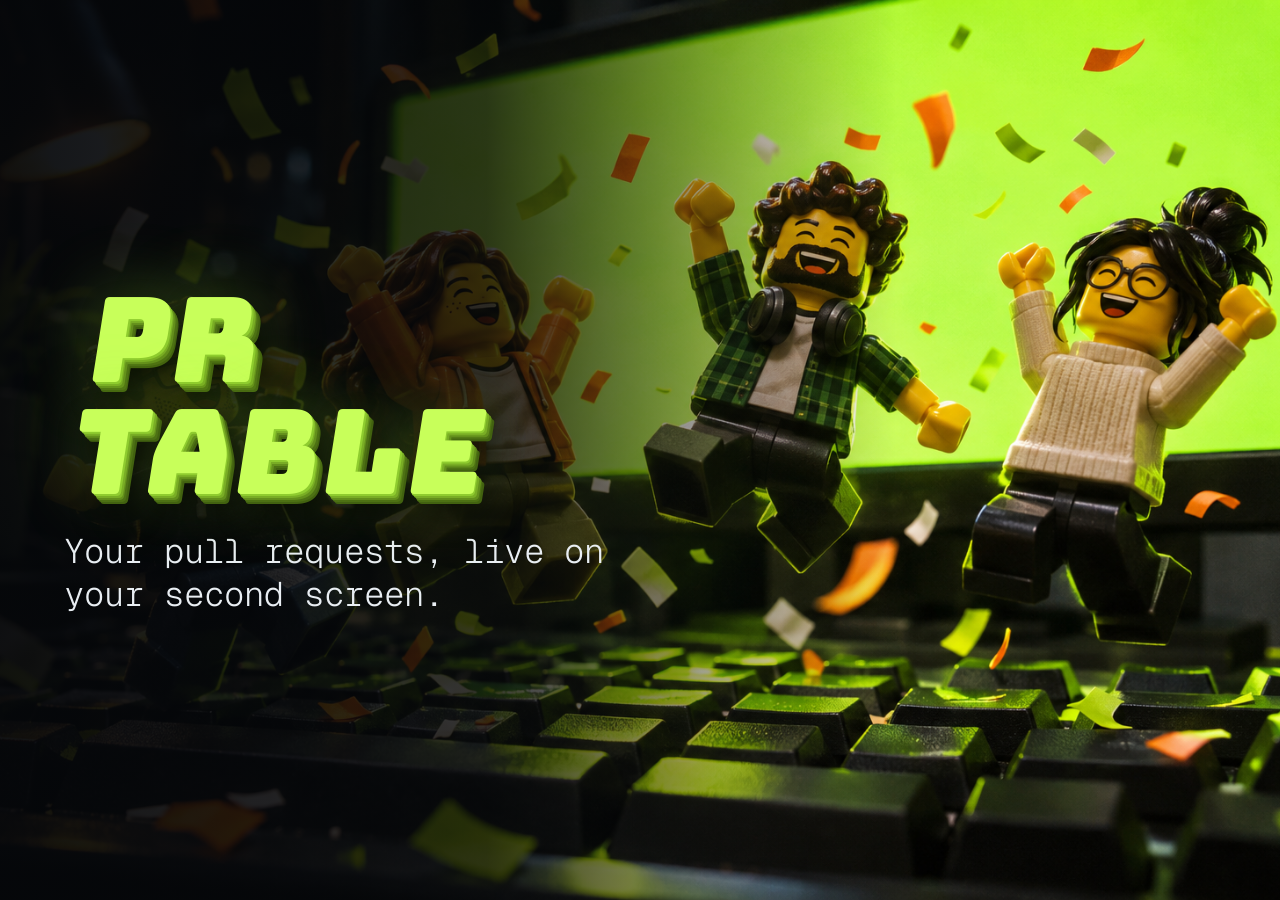
<file: launch/cover.html>
<!doctype html>
<html lang="en">
<head>
<meta charset="utf-8">
<title>PR Table cover</title>
<link href="https://fonts.googleapis.com/css2?family=Bungee&family=Geist+Mono:wght@300;400&display=swap" rel="stylesheet">
<style>
* { margin: 0; box-sizing: border-box; }
html, body { width: 1270px; height: 760px; overflow: hidden; background: #05070a; }
.bg { position: absolute; inset: 0; background: url("gallery/hero-party.png") center / cover; }
.fade { position: absolute; inset: 0; background: linear-gradient(90deg, #05070af2 0%, #05070acc 38%, #05070a00 70%); }
.copy { position: absolute; left: 64px; top: 50%; transform: translateY(-50%); display: flex; flex-direction: column; gap: 22px; }
h1 { font-family: "Bungee", sans-serif; font-weight: 400; font-size: 118px; line-height: .95; color: #c8ff5a; transform: skew(-9deg); transform-origin: left bottom; letter-spacing: .02em;
  text-shadow: 2px 2px 0 #8fcc2f, 4px 4px 0 #79ad25, 6px 6px 0 #638f1c, 8px 8px 0 #4d7114, 10px 10px 0 #426210, 14px 18px 30px #000c, 0 0 70px #a3e63566; }
p { font-family: "Geist Mono", monospace; font-weight: 300; font-size: 34px; line-height: 1.25; color: #e9eef3; max-width: 560px; }
</style>
</head>
<body><div class="bg"></div><div class="fade"></div><div class="copy"><h1>PR<br>TABLE</h1><p>Your pull requests, live on your second screen.</p></div></body>
</html>
</file>
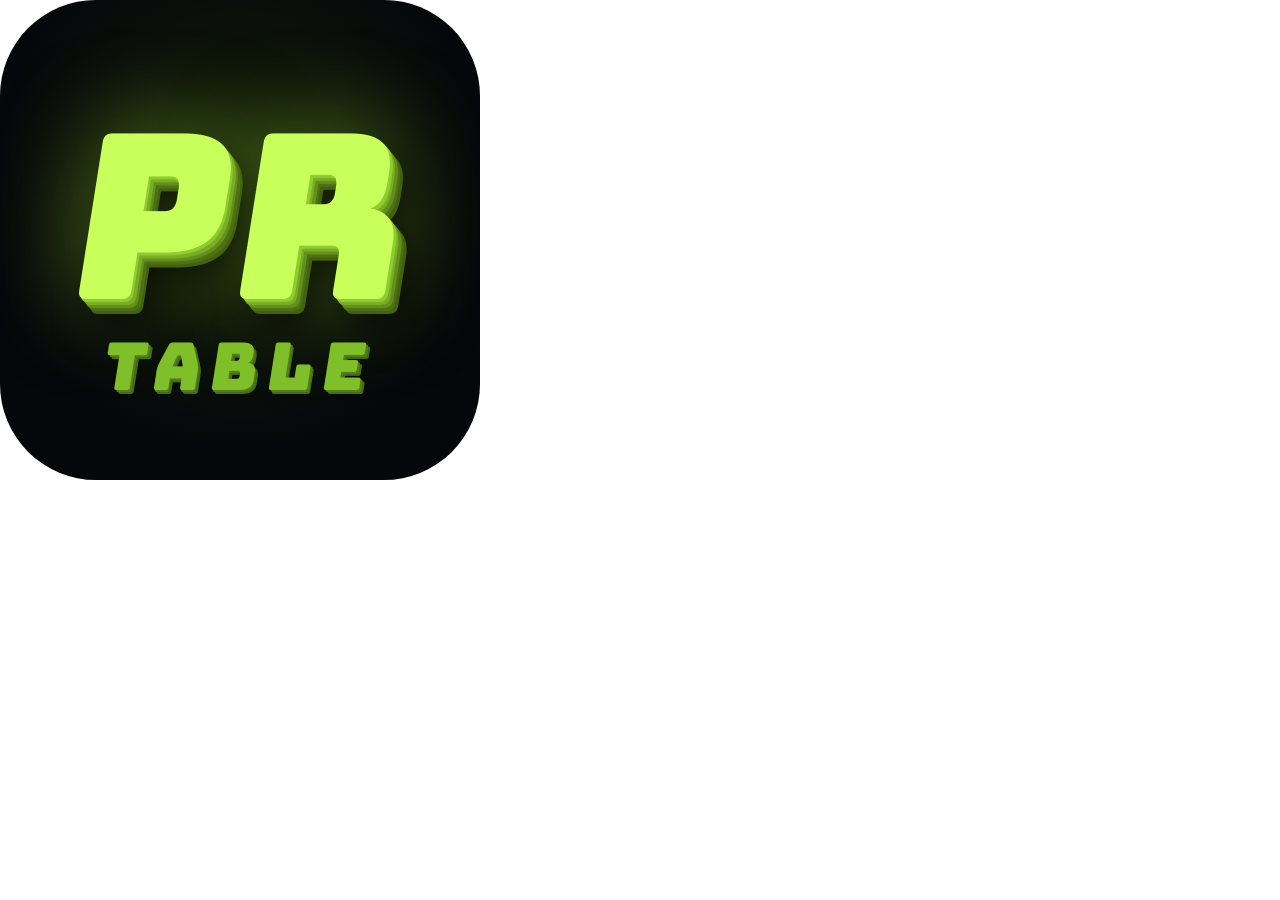
<file: launch/logo.html>
<!doctype html>
<html lang="en">
<head>
<meta charset="utf-8">
<title>PR Table logo</title>
<link href="https://fonts.googleapis.com/css2?family=Bungee&display=swap" rel="stylesheet">
<style>
* { margin: 0; box-sizing: border-box; }
html, body { width: 480px; height: 480px; background: transparent; }
.tile { width: 480px; height: 480px; border-radius: 96px; background: radial-gradient(circle at 50% 40%, #16220a, #05070a 70%); display: grid; place-items: center; overflow: hidden; position: relative; }
.pr { font-family: "Bungee", sans-serif; font-size: 230px; line-height: 1; color: #c8ff5a; transform: skew(-9deg) translateY(-24px); letter-spacing: .02em;
  text-shadow: 3px 3px 0 #8fcc2f, 6px 6px 0 #79ad25, 9px 9px 0 #638f1c, 12px 12px 0 #4d7114, 15px 15px 0 #426210, 20px 26px 40px #000c, 0 0 90px #a3e63580; }
.table { position: absolute; bottom: 70px; font-family: "Bungee", sans-serif; font-size: 66px; color: #7fbf2a; transform: skew(-9deg); letter-spacing: .14em;
  text-shadow: 2px 2px 0 #527f1b, 4px 4px 0 #456b16; }
</style>
</head>
<body><div class="tile"><div class="pr">PR</div><div class="table">TABLE</div></div></body>
</html>
</file>
